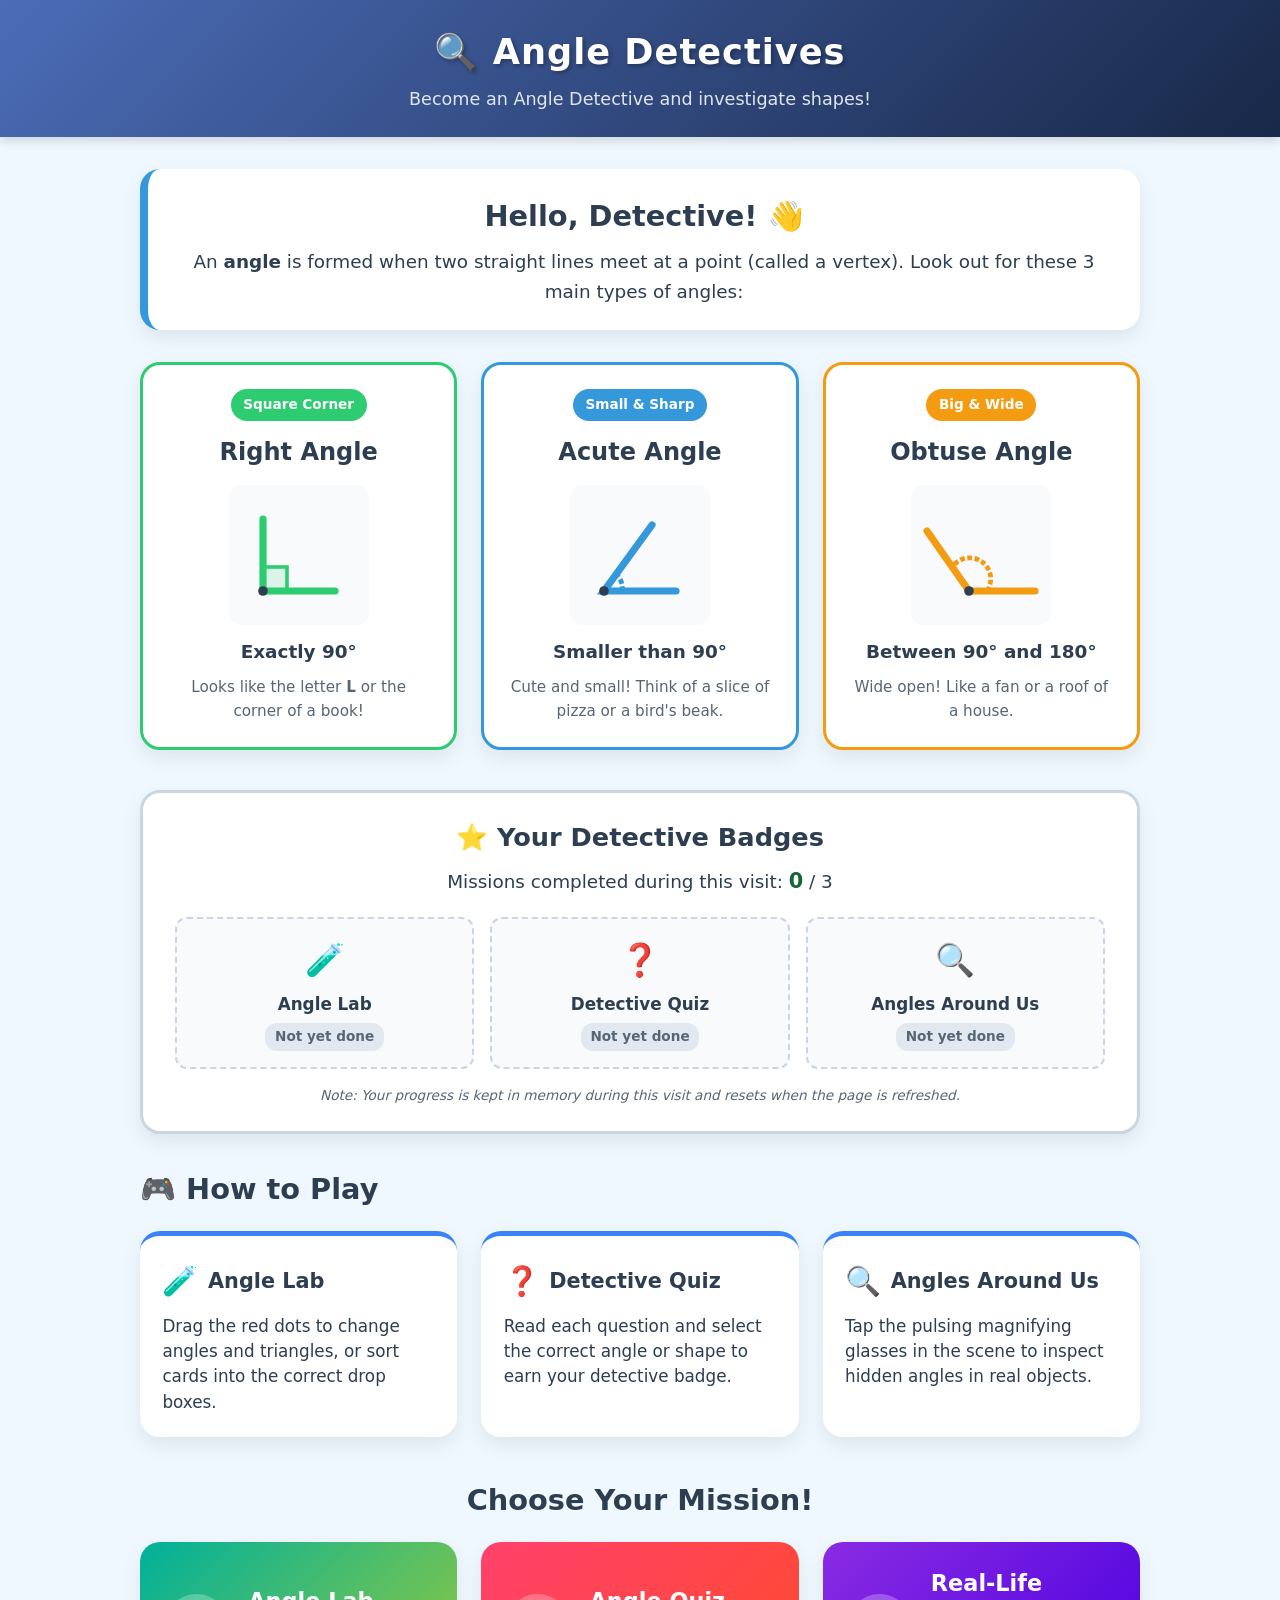
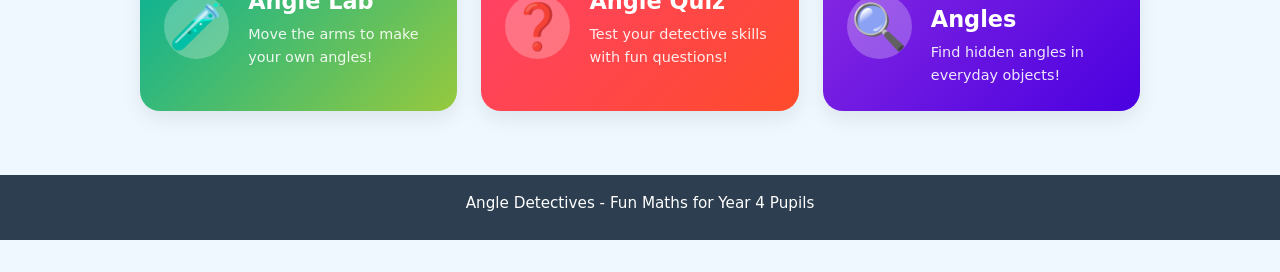
<file: index.html>
<!DOCTYPE html>
<html lang="en">
<head>
  <meta charset="UTF-8">
  <meta name="viewport" content="width=device-width, initial-scale=1.0">
  <title>Angle Detectives</title>
  <link rel="stylesheet" href="style.css">
</head>
<body>

  <!-- Top Header Navigation -->
  <header class="site-header">
    <div class="header-content">
      <h1 class="logo">🔍 Angle Detectives</h1>
      <p class="tagline">Become an Angle Detective and investigate shapes!</p>
    </div>
  </header>

  <!-- Main Container -->
  <main class="container">

    <!-- Welcome Hero Banner -->
    <section class="hero-card">
      <h2>Hello, Detective! 👋</h2>
      <p>An <strong>angle</strong> is formed when two straight lines meet at a point (called a vertex). Look out for these 3 main types of angles:</p>
    </section>

    <!-- Visual Guide Section -->
    <section class="angle-guide">

      <!-- Right Angle Card (Green) -->
      <div class="guide-card right-angle">
        <div class="badge">Square Corner</div>
        <h3>Right Angle</h3>
        <div class="angle-visual-box">
          <svg viewBox="0 0 100 100" class="angle-svg" role="img" aria-label="Right angle diagram showing a square corner in green">
            <path d="M 20,20 L 20,80 L 80,80" class="angle-line green-stroke" />
            <rect x="20" y="60" width="20" height="20" class="square-marker green-stroke" />
            <circle cx="20" cy="80" r="4" class="vertex-dot" />
          </svg>
        </div>
        <p class="angle-deg">Exactly <strong>90°</strong></p>
        <p class="description">Looks like the letter <strong>L</strong> or the corner of a book!</p>
      </div>

      <!-- Acute Angle Card (Blue) -->
      <div class="guide-card acute-angle">
        <div class="badge">Small & Sharp</div>
        <h3>Acute Angle</h3>
        <div class="angle-visual-box">
          <svg viewBox="0 0 100 100" class="angle-svg" role="img" aria-label="Acute angle diagram showing a small sharp angle in blue">
            <path d="M 60,25 L 20,80 L 80,80" class="angle-line blue-stroke" />
            <path d="M 35,80 A 15 15 0 0 0 30,66" class="arc-marker blue-stroke" />
            <circle cx="20" cy="80" r="4" class="vertex-dot" />
          </svg>
        </div>
        <p class="angle-deg">Smaller than <strong>90°</strong></p>
        <p class="description">Cute and small! Think of a slice of pizza or a bird's beak.</p>
      </div>

      <!-- Obtuse Angle Card (Orange) -->
      <div class="guide-card obtuse-angle">
        <div class="badge">Big & Wide</div>
        <h3>Obtuse Angle</h3>
        <div class="angle-visual-box">
          <svg viewBox="0 0 100 100" class="angle-svg" role="img" aria-label="Obtuse angle diagram showing a wide angle in orange">
            <path d="M 5,30 L 40,80 L 95,80" class="angle-line orange-stroke" />
            <path d="M 55,80 A 15 15 0 0 0 26,60" class="arc-marker orange-stroke" />
            <circle cx="40" cy="80" r="4" class="vertex-dot" />
          </svg>
        </div>
        <p class="angle-deg">Between <strong>90°</strong> and <strong>180°</strong></p>
        <p class="description">Wide open! Like a fan or a roof of a house.</p>
      </div>

    </section>

    <!-- Mission Progress & Badges Section -->
    <section class="progress-section" aria-label="Mission Progress Tracker">
      <div class="progress-card">
        <h2>⭐ Your Detective Badges</h2>
        <p class="progress-summary">Missions completed during this visit: <strong id="completed-count">0</strong> / 3</p>
        <div class="badge-display-grid" id="badge-display-grid" aria-label="Completed game badges display">
          <div class="badge-item" id="badge-lab" title="Angle Lab">
            <span class="badge-icon">🧪</span>
            <span class="badge-name">Angle Lab</span>
            <span class="badge-status" id="status-lab">Not yet done</span>
          </div>
          <div class="badge-item" id="badge-quiz" title="Detective Quiz">
            <span class="badge-icon">❓</span>
            <span class="badge-name">Detective Quiz</span>
            <span class="badge-status" id="status-quiz">Not yet done</span>
          </div>
          <div class="badge-item" id="badge-reallife" title="Angles Around Us">
            <span class="badge-icon">🔍</span>
            <span class="badge-name">Angles Around Us</span>
            <span class="badge-status" id="status-reallife">Not yet done</span>
          </div>
        </div>
        <p class="reset-note"><em>Note: Your progress is kept in memory during this visit and resets when the page is refreshed.</em></p>
      </div>
    </section>

    <!-- How to Play Section -->
    <section class="how-to-play-section" aria-label="How to Play Instructions">
      <h2 class="section-title">🎮 How to Play</h2>
      <div class="how-to-play-grid">
        <div class="how-card">
          <div class="how-header">
            <span class="how-icon">🧪</span>
            <h3>Angle Lab</h3>
          </div>
          <p>Drag the red dots to change angles and triangles, or sort cards into the correct drop boxes.</p>
        </div>
        <div class="how-card">
          <div class="how-header">
            <span class="how-icon">❓</span>
            <h3>Detective Quiz</h3>
          </div>
          <p>Read each question and select the correct angle or shape to earn your detective badge.</p>
        </div>
        <div class="how-card">
          <div class="how-header">
            <span class="how-icon">🔍</span>
            <h3>Angles Around Us</h3>
          </div>
          <p>Tap the pulsing magnifying glasses in the scene to inspect hidden angles in real objects.</p>
        </div>
      </div>
    </section>

    <!-- Main Navigation Action Buttons -->
    <section class="navigation-section">
      <h2 class="section-title">Choose Your Mission!</h2>
      <div class="large-buttons-grid">

        <!-- Button 1: Angle Lab -->
        <a href="lab.html" class="nav-btn btn-lab" aria-label="Play Angle Lab: Move arms to make angles and sort shapes">
          <div class="btn-icon" aria-hidden="true">🧪</div>
          <div class="btn-text">
            <span class="btn-title">Angle Lab</span>
            <span class="btn-subtitle">Move the arms to make your own angles!</span>
          </div>
        </a>

        <!-- Button 2: Angle Quiz -->
        <a href="quiz.html" class="nav-btn btn-quiz" aria-label="Play Detective Quiz: Test your detective skills with fun questions">
          <div class="btn-icon" aria-hidden="true">❓</div>
          <div class="btn-text">
            <span class="btn-title">Angle Quiz</span>
            <span class="btn-subtitle">Test your detective skills with fun questions!</span>
          </div>
        </a>

        <!-- Button 3: Real-Life Angles -->
        <a href="real-life.html" class="nav-btn btn-reallife" aria-label="Play Angles Around Us: Find hidden angles in everyday objects">
          <div class="btn-icon" aria-hidden="true">🔍</div>
          <div class="btn-text">
            <span class="btn-title">Real-Life Angles</span>
            <span class="btn-subtitle">Find hidden angles in everyday objects!</span>
          </div>
        </a>

      </div>
    </section>

  </main>

  <!-- Footer -->
  <footer class="site-footer">
    <p>Angle Detectives - Fun Maths for Year 4 Pupils</p>
  </footer>

  <script src="script.js"></script>
</body>
</html>
</file>
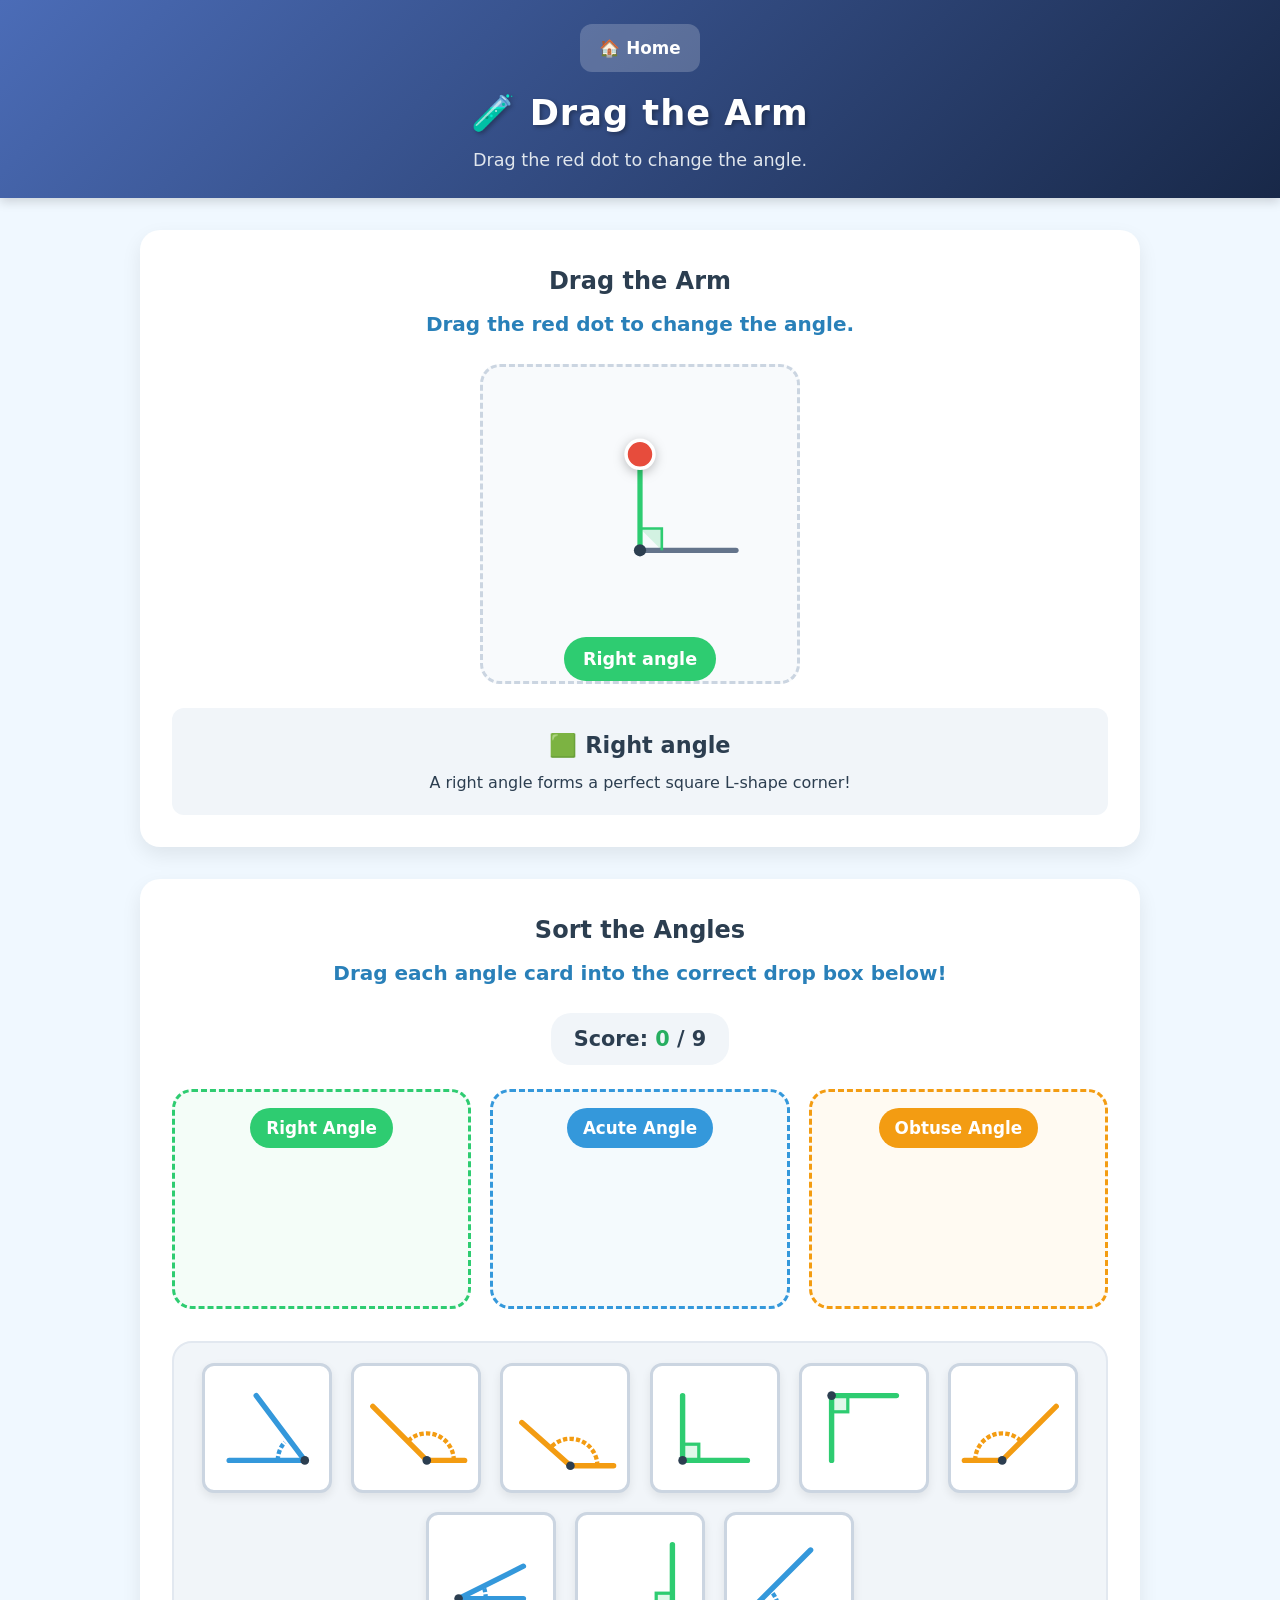
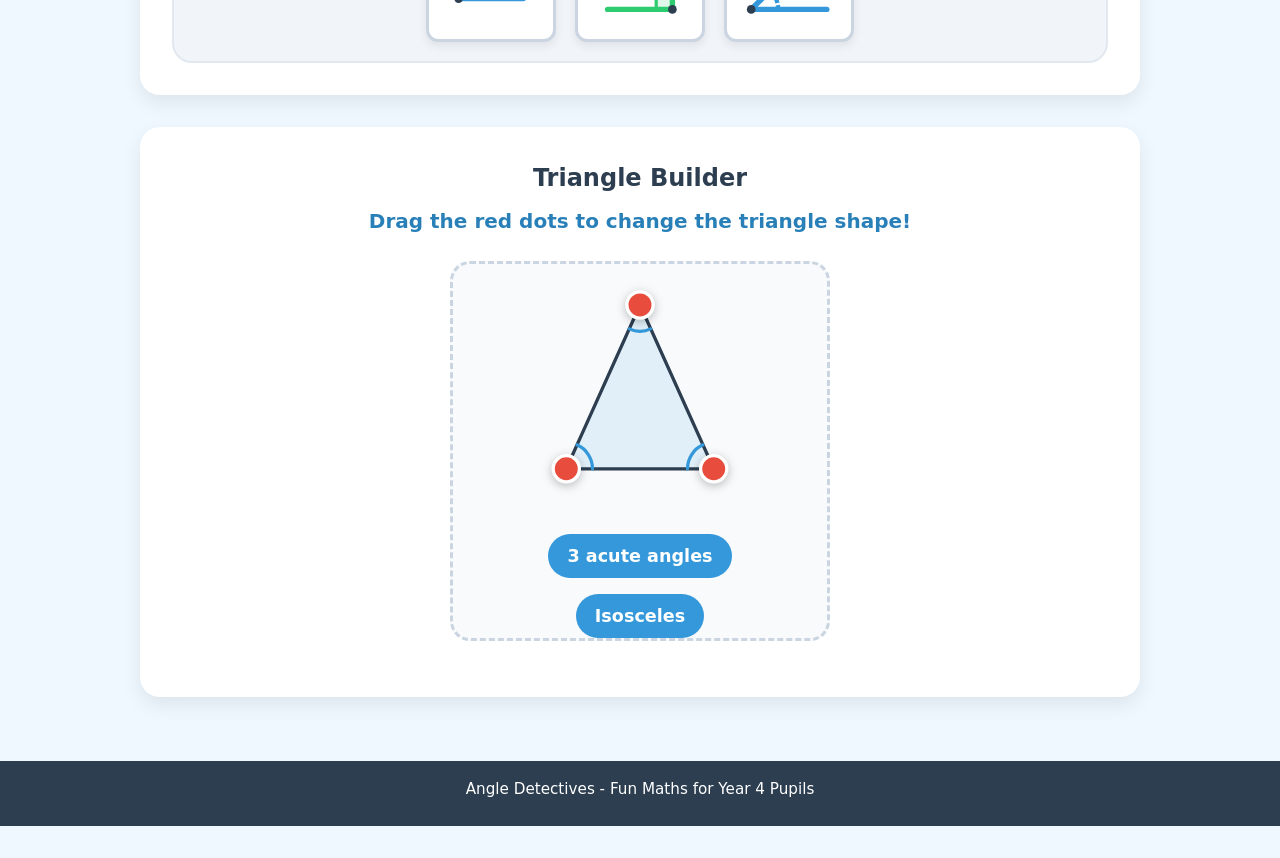
<file: lab.html>
<!DOCTYPE html>
<html lang="en">
<head>
  <meta charset="UTF-8">
  <meta name="viewport" content="width=device-width, initial-scale=1.0">
  <title>Drag the Arm - Angle Detectives</title>
  <link rel="stylesheet" href="style.css">
</head>
<body>

  <!-- Header Navigation -->
  <header class="site-header">
    <div class="header-content">
      <a href="index.html" class="back-link" aria-label="Back to Home Page">🏠 Home</a>
      <h1 class="logo">🧪 Drag the Arm</h1>
      <p class="tagline">Drag the red dot to change the angle.</p>
    </div>
  </header>

  <!-- Main Container -->
  <main class="container">

    <section class="lab-card">
      <div class="lab-header">
        <h2>Drag the Arm</h2>
        <p class="instruction-text">Drag the red dot to change the angle.</p>
      </div>

      <!-- Live Visualizer -->
      <div class="lab-visualizer" id="lab-visualizer-box">
        <svg viewBox="0 0 300 300" id="lab-svg" class="lab-svg" aria-label="Interactive angle visualizer">
          <!-- Fixed Baseline (horizontal arm extending right from vertex) -->
          <line x1="150" y1="210" x2="260" y2="210" class="lab-line-base" />
          <!-- Angle Indicator Arc or Square Marker at Vertex -->
          <path id="lab-angle-indicator" d="" class="lab-indicator-path" />
          <!-- Rotating Arm -->
          <line x1="150" y1="210" x2="150" y2="100" id="lab-rotating-arm" class="lab-line-arm" />
          <!-- Vertex Circle -->
          <circle cx="150" cy="210" r="7" class="vertex-dot" />
          <!-- Interactive Red Dot Handle at the end of the rotating arm -->
          <circle cx="150" cy="100" r="16" id="drag-handle" class="drag-handle" role="button" aria-label="Drag handle to adjust angle" />
        </svg>

        <!-- Dynamic Type Label -->
        <div id="lab-type-badge" class="type-badge badge-green">
          Right angle
        </div>
      </div>

      <!-- Information Explanation -->
      <div class="lab-info-box" id="lab-info-box">
        <h3 id="lab-info-title">Right angle</h3>
        <p id="lab-info-desc">A right angle forms a perfect square corner!</p>
      </div>

    </section>

    <!-- Sort the Angles Section -->
    <section class="lab-card sort-section" id="sort-section">
      <div class="lab-header">
        <h2>Sort the Angles</h2>
        <p class="instruction-text">Drag each angle card into the correct drop box below!</p>
      </div>

      <div class="sort-status-bar">
        <div class="sort-score-box">
          Score: <span id="sort-score" class="score-highlight">0</span> / 9
        </div>
        <div id="sort-message" class="sort-message hidden" aria-live="polite"></div>
      </div>

      <!-- Completion Banner (hidden until all 9 are sorted) -->
      <div id="sort-completion" class="sort-completion hidden">
        <div class="trophy-icon">🌟</div>
        <h3>Well done!</h3>
        <p>You successfully sorted all the angles!</p>
        <button id="sort-reset-btn" class="action-btn btn-restart">Play again</button>
      </div>

      <!-- Drop Boxes -->
      <div class="drop-boxes-container">
        <div class="drop-box right-box" data-target="right">
          <div class="drop-box-header">
            <span class="box-badge badge-green">Right Angle</span>
          </div>
          <div class="drop-box-content" id="drop-box-right"></div>
        </div>

        <div class="drop-box acute-box" data-target="acute">
          <div class="drop-box-header">
            <span class="box-badge badge-blue">Acute Angle</span>
          </div>
          <div class="drop-box-content" id="drop-box-acute"></div>
        </div>

        <div class="drop-box obtuse-box" data-target="obtuse">
          <div class="drop-box-header">
            <span class="box-badge badge-orange">Obtuse Angle</span>
          </div>
          <div class="drop-box-content" id="drop-box-obtuse"></div>
        </div>
      </div>

      <!-- Draggable Cards Pool -->
      <div id="sort-cards-container" class="sort-cards-container">
        <!-- Cards generated dynamically via JavaScript -->
      </div>
    </section>

    <!-- Triangle Builder Section -->
    <section class="lab-card triangle-section" id="triangle-section">
      <div class="lab-header">
        <h2>Triangle Builder</h2>
        <p class="instruction-text">Drag the red dots to change the triangle shape!</p>
      </div>

      <div class="lab-visualizer triangle-visualizer-box" id="triangle-visualizer-box">
        <svg viewBox="0 0 300 300" id="triangle-svg" class="lab-svg" aria-label="Interactive triangle builder">
          <!-- Triangle Fill / Polygon -->
          <polygon id="triangle-polygon" points="150,50 60,250 240,250" class="triangle-polygon" />
          <!-- Angle Arc Indicators -->
          <path id="triangle-arc-0" d="" class="triangle-angle-arc" />
          <path id="triangle-arc-1" d="" class="triangle-angle-arc" />
          <path id="triangle-arc-2" d="" class="triangle-angle-arc" />
          <!-- Vertex Handles -->
          <circle id="triangle-handle-0" cx="150" cy="50" r="16" class="drag-handle triangle-handle" data-index="0" role="button" aria-label="Drag vertex 1 handle" />
          <circle id="triangle-handle-1" cx="60" cy="250" r="16" class="drag-handle triangle-handle" data-index="1" role="button" aria-label="Drag vertex 2 handle" />
          <circle id="triangle-handle-2" cx="240" cy="250" r="16" class="drag-handle triangle-handle" data-index="2" role="button" aria-label="Drag vertex 3 handle" />
        </svg>

        <!-- Live Labels -->
        <div class="triangle-labels">
          <div id="triangle-angles-label" class="type-badge badge-blue">
            3 acute angles
          </div>
          <div id="triangle-name-label" class="type-badge badge-green">
            Isosceles
          </div>
        </div>
      </div>
    </section>

  </main>

  <footer class="site-footer">
    <p>Angle Detectives - Fun Maths for Year 4 Pupils</p>
  </footer>

  <script src="script.js"></script>
</body>
</html>
</file>
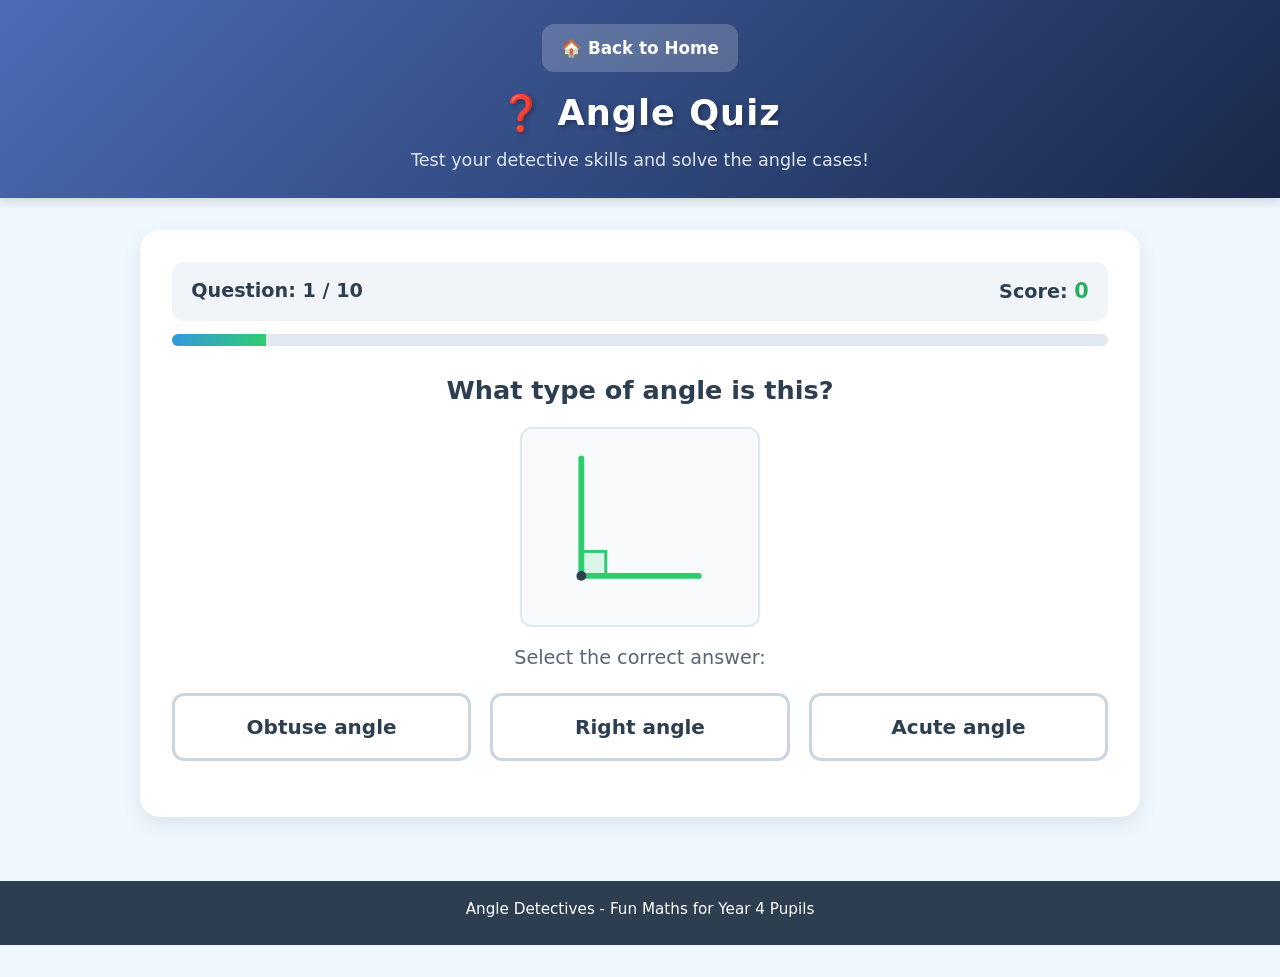
<file: quiz.html>
<!DOCTYPE html>
<html lang="en">
<head>
  <meta charset="UTF-8">
  <meta name="viewport" content="width=device-width, initial-scale=1.0">
  <title>Angle Quiz - Angle Detectives</title>
  <link rel="stylesheet" href="style.css">
</head>
<body>

  <!-- Header Navigation -->
  <header class="site-header">
    <div class="header-content">
      <a href="index.html" class="back-link" aria-label="Back to Home Page">🏠 Back to Home</a>
      <h1 class="logo">❓ Angle Quiz</h1>
      <p class="tagline">Test your detective skills and solve the angle cases!</p>
    </div>
  </header>

  <!-- Main Container -->
  <main class="container">

    <section class="quiz-card">

      <!-- Quiz Top Bar (Score & Progress) -->
      <div class="quiz-status-bar">
        <div class="status-item">
          <span>Question:</span>
          <strong id="quiz-progress">1 / 10</strong>
        </div>
        <div class="status-item">
          <span>Score:</span>
          <strong id="quiz-score" class="score-highlight">0</strong>
        </div>
      </div>

      <!-- Visual Progress Bar -->
      <div class="progress-bar-container">
        <div id="progress-bar-fill" class="progress-bar-fill" style="width: 10%;"></div>
      </div>

      <!-- Question Container -->
      <div id="question-container" class="question-container">
        <h2 id="question-title" class="question-title">Question Title</h2>

        <!-- SVG Visual Box -->
        <div class="quiz-visual-box" id="quiz-visual-box">
          <!-- Dynamic SVG populated by JS -->
        </div>

        <p id="question-prompt" class="question-prompt">Select the correct answer:</p>

        <!-- Options Buttons -->
        <div class="options-grid" id="options-grid">
          <!-- Populated by JS -->
        </div>

        <!-- Feedback Box -->
        <div id="quiz-feedback" class="quiz-feedback hidden" aria-live="polite">
          <div id="feedback-text" class="feedback-text"></div>
          <div class="feedback-footer">
            <button id="next-btn" class="action-btn next-btn" aria-label="Go to next question">Next Question ➔</button>
          </div>
        </div>
      </div>

      <!-- Quiz Complete Screen -->
      <div id="quiz-complete" class="quiz-complete hidden">
        <div class="trophy-icon">🏆</div>
        <h2>Quiz Complete!</h2>
        <div id="star-rating" class="star-rating" aria-label="Star rating">⭐⭐⭐⭐⭐</div>
        <p class="final-score-text">You scored <span id="final-score-text">0</span> out of 10!</p>
        <div id="final-badge-text" class="badge-result">Super Detective Badge Earned!</div>
        <div class="quiz-actions">
          <button id="restart-quiz-btn" class="action-btn btn-restart">Play again 🔄</button>
          <a href="index.html" class="action-btn btn-home">Back to Home 🏠</a>
        </div>
      </div>

    </section>

  </main>

  <footer class="site-footer">
    <p>Angle Detectives - Fun Maths for Year 4 Pupils</p>
  </footer>

  <script src="script.js"></script>
</body>
</html>
</file>
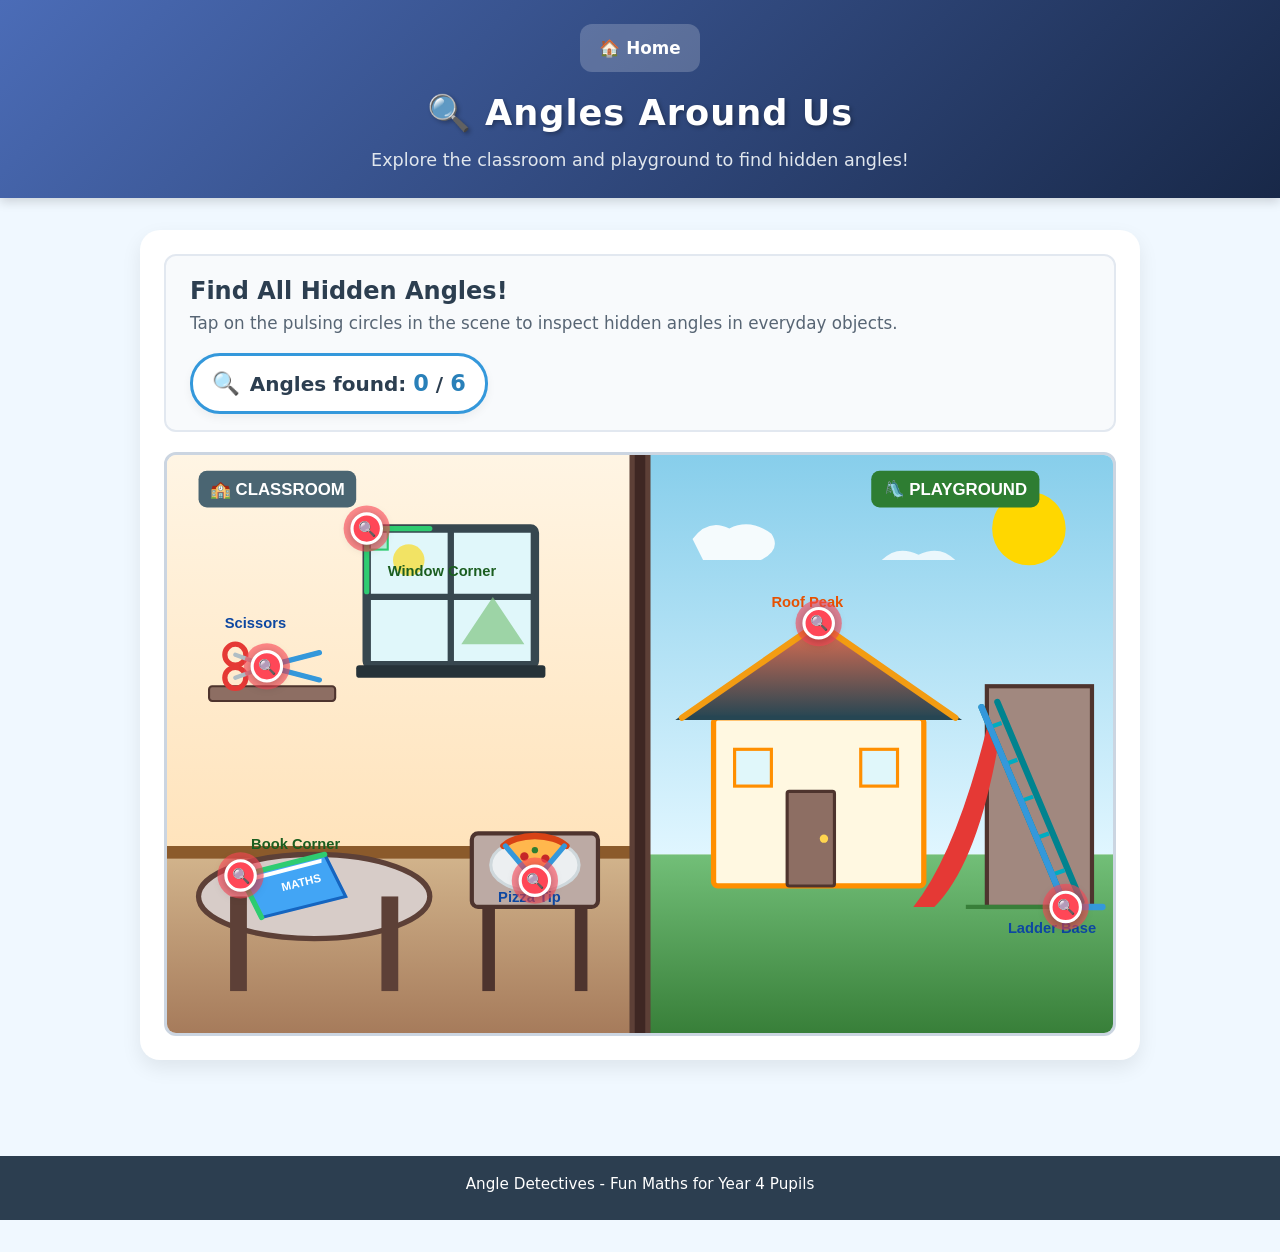
<file: real-life.html>
<!DOCTYPE html>
<html lang="en">
<head>
  <meta charset="UTF-8">
  <meta name="viewport" content="width=device-width, initial-scale=1.0">
  <title>Angles Around Us - Angle Detectives</title>
  <link rel="stylesheet" href="style.css">
</head>
<body>

  <!-- Header Navigation -->
  <header class="site-header">
    <div class="header-content">
      <a href="index.html" class="back-link" aria-label="Back to Home Page">🏠 Home</a>
      <h1 class="logo">🔍 Angles Around Us</h1>
      <p class="tagline">Explore the classroom and playground to find hidden angles!</p>
    </div>
  </header>

  <!-- Main Container -->
  <main class="container">

    <!-- Game Card -->
    <section class="game-card">

      <div class="game-header">
        <div class="game-instructions">
          <h2>Find All Hidden Angles!</h2>
          <p>Tap on the pulsing circles in the scene to inspect hidden angles in everyday objects.</p>
        </div>

        <div class="counter-box">
          <span class="counter-icon">🔍</span>
          <span class="counter-text">Angles found: <strong id="angles-found-count">0</strong> / <strong id="angles-total-count">6</strong></span>
        </div>
      </div>

      <!-- Interactive SVG Scene -->
      <div class="scene-container" id="scene-container">
        <svg viewBox="0 0 900 550" id="reallife-svg" class="scene-svg" aria-label="Classroom and Playground scene containing hidden angles">
          <defs>
            <!-- Background Gradients -->
            <linearGradient id="skyGrad" x1="0" y1="0" x2="0" y2="1">
              <stop offset="0%" stop-color="#87CEEB"/>
              <stop offset="100%" stop-color="#E0F6FF"/>
            </linearGradient>
            <linearGradient id="wallGrad" x1="0" y1="0" x2="0" y2="1">
              <stop offset="0%" stop-color="#FFF5E4"/>
              <stop offset="100%" stop-color="#FFE3BB"/>
            </linearGradient>
            <linearGradient id="grassGrad" x1="0" y1="0" x2="0" y2="1">
              <stop offset="0%" stop-color="#72BF78"/>
              <stop offset="100%" stop-color="#387F39"/>
            </linearGradient>
            <linearGradient id="floorGrad" x1="0" y1="0" x2="0" y2="1">
              <stop offset="0%" stop-color="#D2B48C"/>
              <stop offset="100%" stop-color="#A67B5B"/>
            </linearGradient>
            <linearGradient id="roofGrad" x1="0" y1="0" x2="0" y2="1">
              <stop offset="0%" stop-color="#E76F51"/>
              <stop offset="100%" stop-color="#264653"/>
            </linearGradient>
          </defs>

          <!-- ================= BACKGROUND ================= -->
          <!-- Left: Classroom Wall -->
          <rect x="0" y="0" width="450" height="380" fill="url(#wallGrad)" />
          <!-- Left: Classroom Floor -->
          <rect x="0" y="380" width="450" height="170" fill="url(#floorGrad)" />
          <!-- Baseboard dividing wall and floor -->
          <rect x="0" y="372" width="450" height="12" fill="#8B5A2B" />

          <!-- Right: Playground Sky -->
          <rect x="450" y="0" width="450" height="380" fill="url(#skyGrad)" />
          <!-- Sun in playground sky -->
          <circle cx="820" cy="70" r="35" fill="#FFD700" />
          <!-- Clouds -->
          <path d="M 500,80 Q 515,60 535,70 Q 555,60 575,75 Q 585,90 565,100 L 510,100 Z" fill="#FFFFFF" opacity="0.9"/>
          <path d="M 680,100 Q 695,85 715,95 Q 735,85 750,100 L 670,100 Z" fill="#FFFFFF" opacity="0.8"/>
          <!-- Right: Playground Grass -->
          <rect x="450" y="380" width="450" height="170" fill="url(#grassGrad)" />

          <!-- Dividing Wall / Doorway Frame between Classroom & Playground -->
          <rect x="440" y="0" width="20" height="550" fill="#5D4037" />
          <rect x="445" y="0" width="10" height="550" fill="#3E2723" />
          <!-- Door arch sign -->
          <rect x="30" y="15" width="150" height="35" rx="8" fill="#4A6572" />
          <text x="105" y="38" font-family="Comic Sans MS, sans-serif" font-size="16" font-weight="bold" fill="#FFFFFF" text-anchor="middle">🏫 CLASSROOM</text>

          <rect x="670" y="15" width="160" height="35" rx="8" fill="#2E7D32" />
          <text x="750" y="38" font-family="Comic Sans MS, sans-serif" font-size="16" font-weight="bold" fill="#FFFFFF" text-anchor="middle">🛝 PLAYGROUND</text>


          <!-- ================= OBJECT 1: WINDOW FRAME (Classroom - Right Angle) ================= -->
          <g id="obj-window">
            <!-- Window Outer Frame -->
            <rect x="190" y="70" width="160" height="130" fill="#E0F7FA" stroke="#37474F" stroke-width="8" rx="4" />
            <!-- Inner Glass Panes -->
            <line x1="270" y1="70" x2="270" y2="200" stroke="#37474F" stroke-width="6" />
            <line x1="190" y1="135" x2="350" y2="135" stroke="#37474F" stroke-width="6" />
            <!-- Window Sill -->
            <rect x="180" y="200" width="180" height="12" fill="#263238" rx="3" />
            <!-- Outdoor view through window -->
            <circle cx="230" cy="100" r="15" fill="#FFD700" opacity="0.6"/>
            <path d="M 280,180 L 310,135 L 340,180 Z" fill="#81C784" opacity="0.7"/>
            <!-- Highlighted Angle Lines on top-left outer corner -->
            <path id="path-window" d="M 190,130 L 190,70 L 250,70" fill="none" stroke="#2ECC71" stroke-width="5" stroke-linecap="round" />
            <rect x="190" y="70" width="20" height="20" fill="rgba(46, 204, 113, 0.25)" stroke="#2ECC71" stroke-width="2" />
            <text x="210" y="115" font-family="Comic Sans MS, sans-serif" font-size="14" font-weight="bold" fill="#1B5E20">Window Corner</text>
          </g>


          <!-- ================= OBJECT 2: BOOK CORNER (Classroom Table - Right Angle) ================= -->
          <g id="obj-book">
            <!-- Table in Classroom -->
            <ellipse cx="140" cy="420" rx="110" ry="40" fill="#D7CCC8" stroke="#5D4037" stroke-width="5" />
            <rect x="60" y="420" width="16" height="90" fill="#5D4037" />
            <rect x="204" y="420" width="16" height="90" fill="#5D4037" />
            <!-- Book lying on Table -->
            <polygon points="70,400 150,380 170,420 90,440" fill="#42A5F5" stroke="#1565C0" stroke-width="3" />
            <!-- Pages lines -->
            <polygon points="73,403 147,384 147,388 73,407" fill="#FFFFFF" />
            <!-- Book Cover details -->
            <text x="110" y="415" font-family="Comic Sans MS, sans-serif" font-size="11" font-weight="bold" fill="#FFFFFF" transform="rotate(-14, 110, 415)">MATHS</text>
            <!-- Highlighted Angle Lines on Book Top-Left Corner (70, 400) -->
            <path id="path-book" d="M 150,380 L 70,400 L 90,440" fill="none" stroke="#2ECC71" stroke-width="5" stroke-linecap="round" />
            <text x="80" y="375" font-family="Comic Sans MS, sans-serif" font-size="14" font-weight="bold" fill="#1B5E20">Book Corner</text>
          </g>


          <!-- ================= OBJECT 3: PIZZA SLICE (Classroom Desk - Acute Angle) ================= -->
          <g id="obj-pizza">
            <!-- Small Desk -->
            <rect x="290" y="360" width="120" height="70" fill="#BCAAA4" stroke="#4E342E" stroke-width="4" rx="6" />
            <rect x="300" y="430" width="12" height="80" fill="#4E342E" />
            <rect x="388" y="430" width="12" height="80" fill="#4E342E" />
            <!-- Plate -->
            <ellipse cx="350" cy="390" rx="42" ry="25" fill="#ECEFF1" stroke="#CFD8DC" stroke-width="3" />
            <!-- Pizza Slice (Sharp acute tip pointing downwards at (350, 405)) -->
            <path d="M 350,405 L 322,372 A 32 18 0 0 1 378,372 Z" fill="#FFB74D" stroke="#E65100" stroke-width="2" />
            <!-- Crust -->
            <path d="M 320,372 A 34 18 0 0 1 380,372" fill="none" stroke="#D84315" stroke-width="6" stroke-linecap="round" />
            <!-- Toppings -->
            <circle cx="340" cy="382" r="4" fill="#C62828" />
            <circle cx="360" cy="384" r="4" fill="#C62828" />
            <circle cx="350" cy="376" r="3" fill="#2E7D32" />
            <!-- Highlighted Angle Lines at Pizza Tip (350, 405) -->
            <path id="path-pizza" d="M 322,372 L 350,405 L 378,372" fill="none" stroke="#3498DB" stroke-width="5" stroke-linecap="round" stroke-linejoin="round" />
            <text x="315" y="425" font-family="Comic Sans MS, sans-serif" font-size="14" font-weight="bold" fill="#0D47A1">Pizza Tip</text>
          </g>


          <!-- ================= OBJECT 4: OPEN SCISSORS (Classroom Wall/Shelf - Acute Angle) ================= -->
          <g id="obj-scissors">
            <!-- Wall Shelf -->
            <rect x="40" y="220" width="120" height="14" fill="#8D6E63" stroke="#4E342E" stroke-width="2" rx="3" />
            <!-- Scissors lying on shelf -->
            <!-- Handles -->
            <circle cx="65" cy="190" r="10" fill="none" stroke="#E53935" stroke-width="5" />
            <circle cx="65" cy="212" r="10" fill="none" stroke="#E53935" stroke-width="5" />
            <!-- Pivot Screw -->
            <circle cx="95" cy="201" r="3" fill="#37474F" />
            <!-- Blades extending out at an acute angle from (95,201) to (145,188) and (145,214) -->
            <path d="M 65,190 L 95,201 L 145,188" fill="none" stroke="#B0BEC5" stroke-width="4" stroke-linecap="round" />
            <path d="M 65,212 L 95,201 L 145,214" fill="none" stroke="#B0BEC5" stroke-width="4" stroke-linecap="round" />
            <!-- Highlighted Angle Lines on Scissors Blades -->
            <path id="path-scissors" d="M 145,188 L 95,201 L 145,214" fill="none" stroke="#3498DB" stroke-width="5" stroke-linecap="round" />
            <text x="55" y="165" font-family="Comic Sans MS, sans-serif" font-size="14" font-weight="bold" fill="#0D47A1">Scissors</text>
          </g>


          <!-- ================= OBJECT 5: PLAYHOUSE ROOF (Playground - Obtuse Angle) ================= -->
          <g id="obj-roof">
            <!-- Playhouse Main Body -->
            <rect x="520" y="250" width="200" height="160" fill="#FFF8E1" stroke="#FF8F00" stroke-width="5" rx="4" />
            <!-- Door -->
            <rect x="590" y="320" width="45" height="90" fill="#8D6E63" stroke="#4E342E" stroke-width="3" rx="2" />
            <circle cx="625" cy="365" r="4" fill="#FFD54F" />
            <!-- Windows on house -->
            <rect x="540" y="280" width="35" height="35" fill="#E0F7FA" stroke="#FF8F00" stroke-width="3" />
            <rect x="660" y="280" width="35" height="35" fill="#E0F7FA" stroke="#FF8F00" stroke-width="3" />
            <!-- Playhouse Roof (Apex at (620, 160), left eave (490, 250), right eave (750, 250)) -->
            <!-- Wide Obtuse Roof Angle at Apex (620, 160) -->
            <polygon points="490,250 620,160 750,250" fill="url(#roofGrad)" stroke="#264653" stroke-width="4" />
            <!-- Highlighted Angle Lines at Roof Peak (620, 160) -->
            <path id="path-roof" d="M 490,250 L 620,160 L 750,250" fill="none" stroke="#F39C12" stroke-width="6" stroke-linecap="round" stroke-linejoin="round" />
            <text x="575" y="145" font-family="Comic Sans MS, sans-serif" font-size="14" font-weight="bold" fill="#E65100">Roof Peak</text>
          </g>


          <!-- ================= OBJECT 6: LADDER (Playground - Acute Angle) ================= -->
          <g id="obj-ladder">
            <!-- Climbing Wall / Slide Platform on right -->
            <rect x="780" y="220" width="100" height="210" fill="#A1887F" stroke="#4E342E" stroke-width="4" />
            <!-- Slide -->
            <path d="M 780,260 Q 750,380 710,430 L 730,430 Q 770,390 790,280 Z" fill="#E53935" />
            <!-- Ladder leaning against structure: top at (780, 250), bottom ground at (860, 430) -->
            <!-- Main rails -->
            <line x1="775" y1="240" x2="855" y2="430" stroke="#00838F" stroke-width="6" stroke-linecap="round" />
            <line x1="790" y1="235" x2="870" y2="425" stroke="#00838F" stroke-width="6" stroke-linecap="round" />
            <!-- Rungs -->
            <line x1="780" y1="260" x2="794" y2="255" stroke="#00ACC1" stroke-width="4" />
            <line x1="795" y1="295" x2="809" y2="290" stroke="#00ACC1" stroke-width="4" />
            <line x1="810" y1="330" x2="824" y2="325" stroke="#00ACC1" stroke-width="4" />
            <line x1="825" y1="365" x2="839" y2="360" stroke="#00ACC1" stroke-width="4" />
            <line x1="840" y1="400" x2="854" y2="395" stroke="#00ACC1" stroke-width="4" />
            <!-- Ground Line -->
            <line x1="760" y1="430" x2="890" y2="430" stroke="#387F39" stroke-width="4" />
            <!-- Highlighted Angle Lines between Ladder and Ground at (855, 430) -->
            <path id="path-ladder" d="M 775,240 L 855,430 L 890,430" fill="none" stroke="#3498DB" stroke-width="6" stroke-linecap="round" stroke-linejoin="round" />
            <text x="800" y="455" font-family="Comic Sans MS, sans-serif" font-size="14" font-weight="bold" fill="#0D47A1">Ladder Base</text>
          </g>


          <!-- ================= PULSING TARGET SPOTS (PUPILS TAP THESE) ================= -->
          <!-- Spot 1: Window Corner (190, 70) -->
          <g class="pulse-spot-group" data-spot="window" transform="translate(190, 70)" role="button" aria-label="Tap to inspect window angle">
            <circle class="hit-area" cx="0" cy="0" r="28" fill="transparent" />
            <g class="spot-icon-wrapper">
              <circle class="pulse-ring" cx="0" cy="0" r="22" />
              <circle class="spot-center" cx="0" cy="0" r="14" />
              <text class="spot-icon" x="0" y="5" text-anchor="middle">🔍</text>
            </g>
          </g>

          <!-- Spot 2: Book Corner (70, 400) -->
          <g class="pulse-spot-group" data-spot="book" transform="translate(70, 400)" role="button" aria-label="Tap to inspect book angle">
            <circle class="hit-area" cx="0" cy="0" r="28" fill="transparent" />
            <g class="spot-icon-wrapper">
              <circle class="pulse-ring" cx="0" cy="0" r="22" />
              <circle class="spot-center" cx="0" cy="0" r="14" />
              <text class="spot-icon" x="0" y="5" text-anchor="middle">🔍</text>
            </g>
          </g>

          <!-- Spot 3: Pizza Tip (350, 405) -->
          <g class="pulse-spot-group" data-spot="pizza" transform="translate(350, 405)" role="button" aria-label="Tap to inspect pizza angle">
            <circle class="hit-area" cx="0" cy="0" r="28" fill="transparent" />
            <g class="spot-icon-wrapper">
              <circle class="pulse-ring" cx="0" cy="0" r="22" />
              <circle class="spot-center" cx="0" cy="0" r="14" />
              <text class="spot-icon" x="0" y="5" text-anchor="middle">🔍</text>
            </g>
          </g>

          <!-- Spot 4: Open Scissors (95, 201) -->
          <g class="pulse-spot-group" data-spot="scissors" transform="translate(95, 201)" role="button" aria-label="Tap to inspect scissors angle">
            <circle class="hit-area" cx="0" cy="0" r="28" fill="transparent" />
            <g class="spot-icon-wrapper">
              <circle class="pulse-ring" cx="0" cy="0" r="22" />
              <circle class="spot-center" cx="0" cy="0" r="14" />
              <text class="spot-icon" x="0" y="5" text-anchor="middle">🔍</text>
            </g>
          </g>

          <!-- Spot 5: Playhouse Roof Peak (620, 160) -->
          <g class="pulse-spot-group" data-spot="roof" transform="translate(620, 160)" role="button" aria-label="Tap to inspect roof angle">
            <circle class="hit-area" cx="0" cy="0" r="28" fill="transparent" />
            <g class="spot-icon-wrapper">
              <circle class="pulse-ring" cx="0" cy="0" r="22" />
              <circle class="spot-center" cx="0" cy="0" r="14" />
              <text class="spot-icon" x="0" y="5" text-anchor="middle">🔍</text>
            </g>
          </g>

          <!-- Spot 6: Ladder Base (855, 430) -->
          <g class="pulse-spot-group" data-spot="ladder" transform="translate(855, 430)" role="button" aria-label="Tap to inspect ladder angle">
            <circle class="hit-area" cx="0" cy="0" r="28" fill="transparent" />
            <g class="spot-icon-wrapper">
              <circle class="pulse-ring" cx="0" cy="0" r="22" />
              <circle class="spot-center" cx="0" cy="0" r="14" />
              <text class="spot-icon" x="0" y="5" text-anchor="middle">🔍</text>
            </g>
          </g>

        </svg>
      </div>

    </section>

  </main>

  <!-- ================= POP-UP MODAL QUESTION DIALOG ================= -->
  <div id="angle-modal" class="modal-overlay hidden" role="dialog" aria-modal="true" aria-labelledby="modal-title">
    <div class="modal-card">

      <button id="modal-close-btn" class="modal-close-x" aria-label="Close modal">&times;</button>

      <div class="modal-header">
        <span id="modal-object-icon" class="modal-icon">📖</span>
        <h3 id="modal-title">Book Corner</h3>
      </div>

      <!-- Close-up Visual of the Angle -->
      <div class="modal-visual-box" id="modal-visual-box">
        <!-- Injected dynamically via JS -->
      </div>

      <!-- Question Prompt -->
      <p class="modal-question">What type of angle is this?</p>

      <!-- 3 Answer Buttons -->
      <div class="modal-options-grid">
        <button class="modal-opt-btn btn-right-angle" data-answer="right" aria-label="Select Right Angle">
          <span class="opt-badge badge-green">Square Corner</span>
          <span class="opt-text">Right Angle</span>
        </button>

        <button class="modal-opt-btn btn-acute-angle" data-answer="acute" aria-label="Select Acute Angle">
          <span class="opt-badge badge-blue">Small & Sharp</span>
          <span class="opt-text">Acute Angle</span>
        </button>

        <button class="modal-opt-btn btn-obtuse-angle" data-answer="obtuse" aria-label="Select Obtuse Angle">
          <span class="opt-badge badge-orange">Big & Wide</span>
          <span class="opt-text">Obtuse Angle</span>
        </button>
      </div>

      <!-- Feedback Area -->
      <div id="modal-feedback" class="modal-feedback hidden" aria-live="polite">
        <p id="feedback-explanation" class="modal-feedback-text"></p>
        <div class="feedback-footer">
          <button id="modal-next-btn" class="action-btn next-btn" aria-label="Continue game">Continue ➔</button>
        </div>
      </div>

    </div>
  </div>

  <!-- ================= FINAL REFLECTION SCREEN / MODAL ================= -->
  <div id="completion-modal" class="modal-overlay hidden" role="dialog" aria-modal="true" aria-labelledby="completion-title">
    <div class="modal-card completion-card">

      <div class="completion-header">
        <div class="trophy-icon">🌟</div>
        <h2 id="completion-title">Well done!</h2>
        <p class="completion-subtitle">You found all 6 hidden angles in the classroom and playground!</p>
      </div>

      <!-- Reflection Box -->
      <div class="reflection-box">
        <h3>Reflection Question 💭</h3>
        <label for="reflection-input" class="reflection-label">Where else do you see these angles at home?</label>
        <textarea id="reflection-input" class="reflection-textarea" rows="4" placeholder="For example: the corner of my television, a slice of cake, or an opened door..."></textarea>
        <p class="reflection-note"><em>Note: Your ideas are for your own reflection (no data saved).</em></p>
      </div>

      <div class="completion-actions">
        <button id="play-again-btn" class="action-btn btn-restart">Play Again 🔄</button>
        <a href="index.html" class="action-btn btn-home">🏠 Back to Home</a>
      </div>

    </div>
  </div>

  <footer class="site-footer">
    <p>Angle Detectives - Fun Maths for Year 4 Pupils</p>
  </footer>

  <script src="script.js"></script>
</body>
</html>
</file>
<file: style.css>
/* ==========================================================================
   ANGLE DETECTIVES - MAIN STYLESHEET
   Child-friendly, bright, modern CSS for Year 4 Maths Learners.
   Color palette:
   - Green: Right Angle (#2ecc71 / #27ae60)
   - Blue: Acute Angle (#3498db / #2980b9)
   - Orange: Obtuse Angle (#e67e22 / #d35400)
   ========================================================================== */

/* --------------------------------------------------------------------------
   1. ROOT VARIABLES & GLOBAL RESET
   -------------------------------------------------------------------------- */
:root {
  /* Primary Color Palette */
  --bg-main: #f0f8ff;         /* Soft Alice Blue background */
  --card-bg: #ffffff;         /* Clean white card backgrounds */
  --text-dark: #2c3e50;       /* High-contrast dark blue-grey for readability */
  --text-muted: #576574;      /* Secondary text color */

  /* Specified Angle Theme Colours */
  --right-angle-color: #2ecc71;  /* Bright Green for Right Angles */
  --right-angle-dark: #27ae60;
  --acute-angle-color: #3498db;  /* Bright Blue for Acute Angles */
  --acute-angle-dark: #2980b9;
  --obtuse-angle-color: #f39c12; /* Bright Orange for Obtuse Angles */
  --obtuse-angle-dark: #d35400;

  /* UI Accent Colours */
  --accent-yellow: #f1c40f;
  --accent-purple: #9b59b6;
  --accent-coral: #ff6b6b;

  /* Fonts & Shadows */
  --font-family: 'Comic Sans MS', 'Chalkboard SE', 'Comic Neue', system-ui, -apple-system, sans-serif;
  --box-shadow-soft: 0 8px 20px rgba(0, 0, 0, 0.08);
  --box-shadow-hover: 0 12px 25px rgba(0, 0, 0, 0.15);
  --border-radius-lg: 20px;
  --border-radius-md: 12px;
  --border-radius-sm: 8px;
}

* {
  box-sizing: border-box;
  margin: 0;
  padding: 0;
}

body {
  font-family: var(--font-family);
  background-color: var(--bg-main);
  color: var(--text-dark);
  line-height: 1.6;
  min-height: 100vh;
  min-height: 100dvh;
  display: flex;
  flex-direction: column;
  padding-bottom: calc(2rem + env(safe-area-inset-bottom, 0px));
}

body.modal-open {
  overflow: hidden;
}

/* --------------------------------------------------------------------------
   2. HEADER & FOOTER
   -------------------------------------------------------------------------- */
.site-header {
  background: linear-gradient(135deg, #4b6cb7 0%, #182848 100%);
  color: #ffffff;
  padding: 1.5rem 1rem;
  text-align: center;
  box-shadow: 0 4px 10px rgba(0, 0, 0, 0.15);
  position: relative;
}

.header-content {
  max-width: 900px;
  margin: 0 auto;
}

.logo {
  font-size: 2.2rem;
  font-weight: 800;
  letter-spacing: 1px;
  margin-bottom: 0.3rem;
  text-shadow: 2px 2px 4px rgba(0, 0, 0, 0.3);
}

.tagline {
  font-size: 1.1rem;
  color: #e0e6ed;
}

.back-link {
  display: inline-block;
  background-color: rgba(255, 255, 255, 0.2);
  color: #ffffff;
  padding: 0.6rem 1.2rem;
  border-radius: var(--border-radius-md);
  text-decoration: none;
  font-weight: bold;
  font-size: 1.05rem;
  margin-bottom: 0.8rem;
  transition: all 0.2s ease;
  min-height: 3rem; /* 48px Touch friendly */
  display: inline-flex;
  align-items: center;
}

.back-link:hover {
  background-color: rgba(255, 255, 255, 0.35);
  transform: translateX(-3px);
}

.site-footer {
  margin-top: auto;
  background-color: #2c3e50;
  color: #ffffff;
  text-align: center;
  padding: 1rem 1rem calc(1.5rem + env(safe-area-inset-bottom, 0px));
  font-size: 0.95rem;
}

/* --------------------------------------------------------------------------
   3. LAYOUT CONTAINER
   -------------------------------------------------------------------------- */
.container {
  max-width: 1000px;
  width: 92%;
  margin: 2rem auto;
  flex: 1;
  padding-bottom: calc(2rem + env(safe-area-inset-bottom, 0px));
}

/* --------------------------------------------------------------------------
   4. HOME PAGE STYLES
   -------------------------------------------------------------------------- */
.hero-card {
  background: #ffffff;
  border-radius: var(--border-radius-lg);
  padding: 1.5rem 2rem;
  text-align: center;
  box-shadow: var(--box-shadow-soft);
  margin-bottom: 2rem;
  border-left: 8px solid var(--acute-angle-color);
}

.hero-card h2 {
  font-size: 1.8rem;
  color: var(--text-dark);
  margin-bottom: 0.5rem;
}

.hero-card p {
  font-size: 1.15rem;
}

/* Angle Guide Section Cards */
.angle-guide {
  display: grid;
  grid-template-columns: repeat(auto-fit, minmax(260px, 1fr));
  gap: 1.5rem;
  margin-bottom: 2.5rem;
}

.guide-card {
  background: var(--card-bg);
  border-radius: var(--border-radius-lg);
  padding: 1.5rem;
  text-align: center;
  box-shadow: var(--box-shadow-soft);
  position: relative;
  transition: transform 0.3s ease, box-shadow 0.3s ease;
  border: 3px solid transparent;
}

.guide-card:hover {
  transform: translateY(-5px);
  box-shadow: var(--box-shadow-hover);
}

/* Colour coded borders and themes */
.guide-card.right-angle {
  border-color: var(--right-angle-color);
}
.guide-card.acute-angle {
  border-color: var(--acute-angle-color);
}
.guide-card.obtuse-angle {
  border-color: var(--obtuse-angle-color);
}

.badge {
  display: inline-block;
  padding: 0.3rem 0.8rem;
  border-radius: 20px;
  font-size: 0.85rem;
  font-weight: bold;
  color: #ffffff;
  margin-bottom: 0.8rem;
}

.right-angle .badge { background-color: var(--right-angle-color); }
.acute-angle .badge { background-color: var(--acute-angle-color); }
.obtuse-angle .badge { background-color: var(--obtuse-angle-color); }

.guide-card h3 {
  font-size: 1.5rem;
  margin-bottom: 0.5rem;
}

.angle-visual-box {
  width: 140px;
  height: 140px;
  margin: 0.8rem auto;
  background-color: #f8fafc;
  border-radius: var(--border-radius-md);
  padding: 10px;
  display: flex;
  align-items: center;
  justify-content: center;
}

.angle-visual-box.mini {
  width: 100px;
  height: 100px;
}

.angle-svg {
  width: 100%;
  height: 100%;
}

/* SVG Line & Arc Stroke styles */
.angle-line {
  stroke-width: 6;
  stroke-linecap: round;
  fill: none;
}
.arc-marker {
  stroke-width: 4;
  fill: none;
  stroke-dasharray: 4, 2;
}
.square-marker {
  stroke-width: 3;
  fill: rgba(46, 204, 113, 0.15);
}
.vertex-dot {
  fill: #2c3e50;
}

.green-stroke { stroke: var(--right-angle-color); }
.blue-stroke { stroke: var(--acute-angle-color); }
.orange-stroke { stroke: var(--obtuse-angle-color); }

.angle-deg {
  font-size: 1.15rem;
  font-weight: bold;
  margin: 0.5rem 0;
}

.description {
  font-size: 0.95rem;
  color: var(--text-muted);
}

/* Mission Progress & Badge Section */
.progress-section {
  margin-bottom: 2rem;
}

.progress-card {
  background: var(--card-bg);
  border-radius: var(--border-radius-lg);
  padding: 1.5rem 2rem;
  text-align: center;
  box-shadow: var(--box-shadow-soft);
  border: 3px solid #cbd5e1;
}

.progress-card h2 {
  font-size: 1.6rem;
  color: var(--text-dark);
  margin-bottom: 0.4rem;
}

.progress-summary {
  font-size: 1.15rem;
  color: var(--text-dark);
  margin-bottom: 1.2rem;
}

.progress-summary strong {
  color: #166534;
  font-size: 1.3rem;
}

.badge-display-grid {
  display: grid;
  grid-template-columns: repeat(auto-fit, minmax(200px, 1fr));
  gap: 1rem;
  margin-bottom: 1rem;
}

.badge-item {
  background-color: #f8fafc;
  border: 2px dashed #cbd5e1;
  border-radius: var(--border-radius-md);
  padding: 1rem;
  display: flex;
  flex-direction: column;
  align-items: center;
  gap: 0.3rem;
  transition: all 0.3s ease;
}

.badge-item.completed {
  background-color: #f0fdf4;
  border: 2px solid var(--right-angle-color);
  box-shadow: 0 4px 12px rgba(46, 204, 113, 0.2);
}

.badge-icon {
  font-size: 2rem;
}

.badge-name {
  font-weight: bold;
  font-size: 1.05rem;
  color: var(--text-dark);
}

.badge-status {
  font-size: 0.85rem;
  font-weight: bold;
  color: var(--text-muted);
  background-color: #e2e8f0;
  padding: 0.2rem 0.6rem;
  border-radius: 12px;
}

.badge-item.completed .badge-status {
  color: #166534;
  background-color: #dcfce7;
}

.reset-note {
  font-size: 0.85rem;
  color: var(--text-muted);
  margin-top: 0.5rem;
}

/* How to Play Section */
.how-to-play-section {
  margin-bottom: 2.5rem;
}

.how-to-play-grid {
  display: grid;
  grid-template-columns: repeat(auto-fit, minmax(260px, 1fr));
  gap: 1.5rem;
}

.how-card {
  background: var(--card-bg);
  border-radius: var(--border-radius-lg);
  padding: 1.4rem;
  box-shadow: var(--box-shadow-soft);
  border-top: 5px solid #3b82f6;
  text-align: left;
}

.how-header {
  display: flex;
  align-items: center;
  gap: 0.6rem;
  margin-bottom: 0.6rem;
}

.how-icon {
  font-size: 1.8rem;
}

.how-card h3 {
  font-size: 1.3rem;
  color: var(--text-dark);
}

.how-card p {
  font-size: 1.05rem;
  color: var(--text-dark);
  line-height: 1.5;
}

/* Large Main Action Buttons */
.navigation-section {
  text-align: center;
  margin-top: 1rem;
}

.section-title {
  font-size: 1.8rem;
  margin-bottom: 1.2rem;
  color: var(--text-dark);
}

.large-buttons-grid {
  display: grid;
  grid-template-columns: repeat(auto-fit, minmax(260px, 1fr));
  gap: 1.5rem;
}

.nav-btn {
  display: flex;
  align-items: center;
  padding: 1.5rem;
  border-radius: var(--border-radius-lg);
  text-decoration: none;
  color: #ffffff;
  box-shadow: var(--box-shadow-soft);
  transition: all 0.3s cubic-bezier(0.175, 0.885, 0.32, 1.275);
}

.nav-btn:hover {
  transform: translateY(-6px) scale(1.02);
  box-shadow: var(--box-shadow-hover);
}

.btn-icon {
  font-size: 2.8rem;
  margin-right: 1.2rem;
  background: rgba(255, 255, 255, 0.25);
  width: 65px;
  height: 65px;
  border-radius: 50%;
  display: flex;
  align-items: center;
  justify-content: center;
  flex-shrink: 0;
}

.btn-text {
  text-align: left;
}

.btn-title {
  display: block;
  font-size: 1.4rem;
  font-weight: bold;
  margin-bottom: 0.2rem;
}

.btn-subtitle {
  display: block;
  font-size: 0.9rem;
  opacity: 0.9;
}

.btn-lab { background: linear-gradient(135deg, #00b09b, #96c93d); }
.btn-quiz { background: linear-gradient(135deg, #ff416c, #ff4b2b); }
.btn-reallife { background: linear-gradient(135deg, #8a2be2, #4a00e0); }

/* --------------------------------------------------------------------------
   5. LAB PAGE STYLES
   -------------------------------------------------------------------------- */
.lab-card {
  background: var(--card-bg);
  border-radius: var(--border-radius-lg);
  padding: 2rem;
  box-shadow: var(--box-shadow-soft);
  text-align: center;
}

.lab-header {
  margin-bottom: 1.5rem;
}

.preset-buttons {
  display: flex;
  flex-wrap: wrap;
  justify-content: center;
  gap: 0.6rem;
  margin-bottom: 1.5rem;
}

.preset-btn {
  background-color: #edf2f7;
  border: 2px solid #cbd5e1;
  padding: 0.6rem 1rem;
  border-radius: 20px;
  font-family: inherit;
  font-size: 0.95rem;
  font-weight: bold;
  color: var(--text-dark);
  cursor: pointer;
  transition: all 0.2s ease;
  min-height: 3rem; /* 48px */
  display: inline-flex;
  align-items: center;
  justify-content: center;
}

.preset-btn:hover {
  background-color: #cbd5e1;
  transform: translateY(-2px);
}

.slider-control-group {
  margin: 1.5rem auto;
  max-width: 500px;
}

.slider-control-group label {
  display: block;
  font-size: 1.3rem;
  font-weight: bold;
  margin-bottom: 0.8rem;
}

.highlight-deg {
  background-color: var(--accent-yellow);
  padding: 0.2rem 0.6rem;
  border-radius: var(--border-radius-sm);
  color: var(--text-dark);
}

.angle-slider {
  width: 100%;
  height: 12px;
  border-radius: 6px;
  background: #cbd5e1;
  outline: none;
  cursor: pointer;
  accent-color: #3b82f6;
}

.instruction-text {
  font-size: 1.25rem;
  font-weight: bold;
  color: var(--acute-angle-dark);
  margin-top: 0.5rem;
}

.lab-visualizer {
  width: 320px;
  height: 320px;
  max-width: 100%;
  margin: 1.5rem auto;
  background-color: #f8fafc;
  border: 3px dashed #cbd5e1;
  border-radius: var(--border-radius-lg);
  position: relative;
  display: flex;
  flex-direction: column;
  align-items: center;
  justify-content: center;
}

.lab-svg {
  width: 100%;
  height: 100%;
  user-select: none;
}

.lab-line-base {
  stroke: #64748b;
  stroke-width: 6;
  stroke-linecap: round;
}

.lab-line-arm {
  stroke-width: 6;
  stroke-linecap: round;
  transition: stroke 0.3s ease;
}

.lab-indicator-path {
  fill: none;
  stroke-width: 3;
  stroke-dasharray: 4,2;
}

.square-marker-lab {
  stroke-dasharray: none;
  fill: rgba(46, 204, 113, 0.18);
  stroke-width: 3;
}

.drag-handle {
  fill: #e74c3c;
  stroke: #ffffff;
  stroke-width: 4;
  cursor: grab;
  transition: transform 0.1s ease, fill 0.2s ease;
  filter: drop-shadow(0px 3px 6px rgba(0, 0, 0, 0.25));
  touch-action: none;
}

.drag-handle:hover,
.drag-handle:active {
  cursor: grabbing;
  fill: #c0392b;
  r: 18;
}

.type-badge {
  display: inline-block;
  padding: 0.5rem 1.2rem;
  border-radius: 25px;
  font-weight: bold;
  color: #ffffff;
  font-size: 1.1rem;
  margin-top: 0.5rem;
  transition: background-color 0.3s ease;
}

.badge-green { background-color: var(--right-angle-color); }
.badge-blue { background-color: var(--acute-angle-color); }
.badge-orange { background-color: var(--obtuse-angle-color); }

.lab-info-box {
  margin-top: 1.5rem;
  padding: 1.2rem;
  border-radius: var(--border-radius-md);
  background-color: #f1f5f9;
  transition: background-color 0.3s ease;
}

.lab-info-box h3 {
  font-size: 1.4rem;
  margin-bottom: 0.4rem;
}

/* --------------------------------------------------------------------------
   5b. SORT THE ANGLES SECTION STYLES
   -------------------------------------------------------------------------- */
.sort-section {
  margin-top: 2rem;
}

.sort-status-bar {
  display: flex;
  flex-direction: column;
  align-items: center;
  gap: 0.8rem;
  margin-bottom: 1.5rem;
}

.sort-score-box {
  font-size: 1.3rem;
  font-weight: bold;
  background-color: #f1f5f9;
  padding: 0.6rem 1.4rem;
  border-radius: 20px;
}

.sort-message {
  padding: 0.8rem 1.4rem;
  border-radius: var(--border-radius-md);
  font-size: 1.15rem;
  font-weight: bold;
  text-align: center;
  animation: fadeIn 0.3s ease-in-out;
}

.sort-message.error {
  background-color: #fff3cd;
  color: #856404;
  border: 2px solid #ffebaa;
}

.sort-message.success {
  background-color: #d4edda;
  color: #155724;
  border: 2px solid #c3e6cb;
}

.sort-completion {
  background: linear-gradient(135deg, #e0f2fe 0%, #dcfce7 100%);
  border: 3px solid var(--right-angle-color);
  border-radius: var(--border-radius-lg);
  padding: 1.5rem;
  margin-bottom: 1.5rem;
  text-align: center;
  animation: fadeIn 0.4s ease-in-out;
}

.sort-completion h3 {
  font-size: 2rem;
  color: #166534;
  margin: 0.3rem 0;
}

.sort-completion p {
  font-size: 1.2rem;
  color: #15803d;
  margin-bottom: 1rem;
}

/* Drop Boxes Container */
.drop-boxes-container {
  display: grid;
  grid-template-columns: repeat(3, 1fr);
  gap: 1.2rem;
  margin-bottom: 2rem;
}

.drop-box {
  background-color: #f8fafc;
  border: 3px dashed #cbd5e1;
  border-radius: var(--border-radius-lg);
  padding: 1rem 0.6rem;
  min-height: 220px;
  display: flex;
  flex-direction: column;
  align-items: center;
  transition: all 0.25s ease;
}

.drop-box.right-box {
  border-color: var(--right-angle-color);
  background-color: rgba(46, 204, 113, 0.05);
}

.drop-box.acute-box {
  border-color: var(--acute-angle-color);
  background-color: rgba(52, 152, 219, 0.05);
}

.drop-box.obtuse-box {
  border-color: var(--obtuse-angle-color);
  background-color: rgba(243, 156, 18, 0.05);
}

.drop-box.drag-over {
  transform: scale(1.03);
  box-shadow: 0 0 15px rgba(0, 0, 0, 0.15);
}

.drop-box.right-box.drag-over {
  background-color: rgba(46, 204, 113, 0.2);
}

.drop-box.acute-box.drag-over {
  background-color: rgba(52, 152, 219, 0.2);
}

.drop-box.obtuse-box.drag-over {
  background-color: rgba(243, 156, 18, 0.2);
}

.drop-box-header {
  margin-bottom: 0.8rem;
}

.box-badge {
  display: inline-block;
  padding: 0.4rem 1rem;
  border-radius: 20px;
  font-weight: bold;
  color: #ffffff;
  font-size: 1.05rem;
}

.drop-box-content {
  width: 100%;
  display: flex;
  flex-wrap: wrap;
  gap: 0.6rem;
  justify-content: center;
  align-items: flex-start;
  flex-grow: 1;
}

/* Draggable Cards Pool & Cards */
.sort-cards-container {
  display: flex;
  flex-wrap: wrap;
  justify-content: center;
  gap: 1.2rem;
  min-height: 160px;
  padding: 1.2rem;
  background-color: #f1f5f9;
  border-radius: var(--border-radius-lg);
  border: 2px solid #e2e8f0;
}

.angle-card {
  width: 130px;
  height: 130px;
  background-color: #ffffff;
  border: 3px solid #cbd5e1;
  border-radius: var(--border-radius-md);
  box-shadow: 0 4px 10px rgba(0, 0, 0, 0.08);
  cursor: grab;
  touch-action: none; /* Crucial for touch dragging via Pointer Events */
  user-select: none;
  -webkit-user-select: none;
  display: flex;
  align-items: center;
  justify-content: center;
  padding: 8px;
  position: relative;
  transition: transform 0.2s ease, box-shadow 0.2s ease, border-color 0.2s ease;
  z-index: 10;
}

.angle-card:hover:not(.dragging):not(.placed) {
  transform: translateY(-4px);
  border-color: #3b82f6;
  box-shadow: 0 8px 18px rgba(0, 0, 0, 0.12);
}

.angle-card.dragging {
  cursor: grabbing;
  z-index: 1000 !important;
  box-shadow: 0 15px 30px rgba(0, 0, 0, 0.25);
  transform: scale(1.08);
  opacity: 0.95;
  transition: none !important; /* Instant response during drag */
}

.angle-card.bouncing {
  transition: transform 0.4s cubic-bezier(0.175, 0.885, 0.32, 1.275), opacity 0.4s ease;
}

.angle-card.placed {
  width: 90px;
  height: 90px;
  cursor: default;
  box-shadow: none;
  border-width: 2px;
  margin: 2px;
}

.angle-card.placed.placed-right {
  border-color: var(--right-angle-color);
  background-color: #f0fdf4;
}

.angle-card.placed.placed-acute {
  border-color: var(--acute-angle-color);
  background-color: #f0f9ff;
}

.angle-card.placed.placed-obtuse {
  border-color: var(--obtuse-angle-color);
  background-color: #fffbebfb;
}

.angle-card svg {
  width: 100%;
  height: 100%;
  pointer-events: none;
}

/* --------------------------------------------------------------------------
   5c. TRIANGLE BUILDER SECTION STYLES
   -------------------------------------------------------------------------- */
.triangle-section {
  margin-top: 2rem;
}

.triangle-visualizer-box {
  width: 380px;
  height: 380px;
  max-width: 100%;
}

.triangle-polygon {
  fill: rgba(52, 152, 219, 0.12);
  stroke: #2c3e50;
  stroke-width: 4;
  stroke-linejoin: round;
}

.triangle-angle-arc {
  fill: none;
  stroke-width: 4;
  stroke-linecap: round;
  transition: stroke 0.2s ease;
}

.triangle-labels {
  display: flex;
  flex-direction: column;
  gap: 0.5rem;
  align-items: center;
  margin-top: 1rem;
}

/* Mobile responsive styling for Sort section */
@media (max-width: 768px) {
  .drop-boxes-container {
    grid-template-columns: 1fr;
    gap: 1rem;
  }

  .drop-box {
    min-height: 140px;
  }

  .angle-card {
    width: 110px;
    height: 110px;
  }

  .angle-card.placed {
    width: 80px;
    height: 80px;
  }
}

/* --------------------------------------------------------------------------
   6. QUIZ PAGE STYLES (Large, Touch-friendly & Responsive)
   -------------------------------------------------------------------------- */
.quiz-card {
  background: var(--card-bg);
  border-radius: var(--border-radius-lg);
  padding: 2rem;
  box-shadow: var(--box-shadow-soft);
}

.quiz-status-bar {
  display: flex;
  justify-content: space-between;
  align-items: center;
  background-color: #f1f5f9;
  padding: 0.8rem 1.2rem;
  border-radius: var(--border-radius-md);
  margin-bottom: 0.8rem;
  font-size: 1.2rem;
  font-weight: bold;
}

.progress-bar-container {
  width: 100%;
  height: 12px;
  background-color: #e2e8f0;
  border-radius: 6px;
  overflow: hidden;
  margin-bottom: 1.5rem;
}

.progress-bar-fill {
  height: 100%;
  background: linear-gradient(90deg, var(--acute-angle-color), var(--right-angle-color));
  transition: width 0.3s ease;
}

.score-highlight {
  color: var(--right-angle-dark);
  font-size: 1.3rem;
}

.question-title {
  text-align: center;
  font-size: 1.6rem;
  margin-bottom: 1rem;
  color: var(--text-dark);
}

.quiz-visual-box {
  width: 240px;
  height: 200px;
  margin: 1rem auto;
  background-color: #f8fafc;
  border-radius: var(--border-radius-md);
  border: 2px solid #e2e8f0;
  display: flex;
  align-items: center;
  justify-content: center;
  padding: 10px;
}

.question-prompt {
  text-align: center;
  font-size: 1.2rem;
  margin-bottom: 1.2rem;
  color: var(--text-muted);
}

.options-grid {
  display: grid;
  grid-template-columns: repeat(auto-fit, minmax(220px, 1fr));
  gap: 1.2rem;
  margin-bottom: 1.5rem;
}

.option-btn {
  background-color: #ffffff;
  border: 3px solid #cbd5e1;
  padding: 1.2rem 1rem;
  border-radius: var(--border-radius-md);
  font-family: inherit;
  font-size: 1.25rem;
  font-weight: bold;
  color: var(--text-dark);
  cursor: pointer;
  transition: all 0.2s ease;
  min-height: 3.75rem; /* 60px - Highly touch-friendly */
  display: flex;
  align-items: center;
  justify-content: center;
  text-align: center;
}

.option-btn:hover:not(:disabled) {
  border-color: #3b82f6;
  background-color: #eff6ff;
  transform: translateY(-2px);
  box-shadow: 0 4px 12px rgba(59, 130, 246, 0.15);
}

.option-btn:active:not(:disabled) {
  transform: translateY(0);
}

.option-btn.correct {
  background-color: #dcfce7 !important;
  border-color: var(--right-angle-color) !important;
  color: #166534 !important;
}

.option-btn.wrong {
  background-color: #fee2e2 !important;
  border-color: var(--accent-coral) !important;
  color: #991b1b !important;
}

.quiz-feedback {
  text-align: center;
  padding: 1.2rem;
  border-radius: var(--border-radius-md);
  margin-top: 1.5rem;
  animation: fadeIn 0.3s ease-in-out;
  display: flex;
  flex-direction: column;
}

.modal-feedback {
  background-color: #f1f5f9;
  border-radius: var(--border-radius-md);
  padding: 1.2rem;
  margin-top: 1rem;
  animation: fadeIn 0.3s ease-in-out;
  display: flex;
  flex-direction: column;
}

.feedback-text {
  font-size: 1.25rem;
  font-weight: bold;
  margin-bottom: 0.5rem;
}

.feedback-footer {
  padding-top: 0.8rem;
  margin-top: 0.5rem;
  width: 100%;
  display: flex;
  justify-content: center;
}

.action-btn {
  display: inline-flex;
  align-items: center;
  justify-content: center;
  padding: 0.9rem 2rem;
  border-radius: 25px;
  border: none;
  font-family: inherit;
  font-size: 1.2rem;
  font-weight: bold;
  color: #ffffff;
  cursor: pointer;
  text-decoration: none;
  transition: all 0.2s ease;
  min-height: 3.125rem; /* 50px - Touch friendly (min 48px) */
  box-shadow: 0 4px 10px rgba(0, 0, 0, 0.1);
}

.next-btn {
  background-color: #3b82f6;
}

.next-btn:hover {
  background-color: #2563eb;
  transform: scale(1.04);
}

/* Quiz Completion Screen */
.quiz-complete {
  text-align: center;
  padding: 2rem 1rem;
}

.trophy-icon {
  font-size: 4.5rem;
  margin-bottom: 0.5rem;
}

.star-rating {
  font-size: 2.8rem;
  margin: 0.8rem 0;
  letter-spacing: 4px;
}

.final-score-text {
  font-size: 1.6rem;
  margin: 1rem 0;
  font-weight: bold;
}

.badge-result {
  display: inline-block;
  background-color: var(--accent-yellow);
  color: var(--text-dark);
  padding: 0.8rem 1.8rem;
  border-radius: 25px;
  font-size: 1.3rem;
  font-weight: bold;
  margin-bottom: 2rem;
  box-shadow: var(--box-shadow-soft);
}

.quiz-actions {
  display: flex;
  justify-content: center;
  gap: 1.2rem;
  flex-wrap: wrap;
}

.btn-restart {
  background-color: #3b82f6;
}

.btn-restart:hover {
  background-color: #2563eb;
  transform: translateY(-2px);
}

.btn-home {
  background-color: #64748b;
}

.btn-home:hover {
  background-color: #475569;
  transform: translateY(-2px);
}

.hidden {
  display: none !important;
}

/* --------------------------------------------------------------------------
   7. REAL-LIFE / ANGLES AROUND US PAGE STYLES
   -------------------------------------------------------------------------- */
.game-card {
  background: var(--card-bg);
  border-radius: var(--border-radius-lg);
  padding: 1.5rem;
  box-shadow: var(--box-shadow-soft);
  margin-bottom: 2rem;
}

.game-header {
  display: flex;
  justify-content: space-between;
  align-items: center;
  flex-wrap: wrap;
  gap: 1rem;
  margin-bottom: 1.2rem;
  background-color: #f8fafc;
  padding: 1rem 1.5rem;
  border-radius: var(--border-radius-md);
  border: 2px solid #e2e8f0;
}

.game-instructions h2 {
  font-size: 1.5rem;
  color: var(--text-dark);
}

.game-instructions p {
  font-size: 1.05rem;
  color: var(--text-muted);
}

.counter-box {
  background-color: #ffffff;
  border: 3px solid var(--acute-angle-color);
  padding: 0.6rem 1.2rem;
  border-radius: 30px;
  font-size: 1.25rem;
  font-weight: bold;
  display: flex;
  align-items: center;
  gap: 0.6rem;
  box-shadow: 0 4px 10px rgba(0,0,0,0.05);
}

.counter-icon {
  font-size: 1.4rem;
}

.counter-text strong {
  color: var(--acute-angle-dark);
  font-size: 1.4rem;
}

/* Scene SVG Container */
.scene-container {
  width: 100%;
  border-radius: var(--border-radius-md);
  overflow: hidden;
  box-shadow: inset 0 0 10px rgba(0, 0, 0, 0.1);
  background-color: #ffffff;
  border: 3px solid #cbd5e1;
}

.scene-svg {
  width: 100%;
  height: auto;
  display: block;
}

/* Pulsing Spot Indicators */
.pulse-spot-group {
  cursor: pointer;
}

.hit-area {
  fill: transparent;
  pointer-events: all;
}

.spot-icon-wrapper {
  pointer-events: none;
  transform-box: fill-box;
  transform-origin: center;
  transition: transform 0.15s ease;
}

.pulse-spot-group:hover .spot-icon-wrapper {
  transform: scale(1.1);
}

.pulse-ring {
  fill: #ff4757;
  opacity: 0.6;
  animation: pulse 1.8s infinite ease-out;
  transform-origin: center;
}

.spot-center {
  fill: #ff4757;
  stroke: #ffffff;
  stroke-width: 3;
  filter: drop-shadow(0px 2px 5px rgba(0,0,0,0.3));
  transition: fill 0.3s ease;
}

.spot-icon {
  font-size: 14px;
  pointer-events: none;
  user-select: none;
}

/* Found state for target spots */
.pulse-spot-group.found .pulse-ring {
  animation: none;
  fill: var(--right-angle-color);
  opacity: 0.4;
  r: 20;
}

.pulse-spot-group.found .spot-center {
  fill: var(--right-angle-color);
}

@keyframes pulse {
  0% {
    r: 12;
    opacity: 0.8;
  }
  70% {
    r: 32;
    opacity: 0;
  }
  100% {
    r: 32;
    opacity: 0;
  }
}

/* --------------------------------------------------------------------------
   8. MODAL DIALOGS (POP-UP & COMPLETION)
   -------------------------------------------------------------------------- */
.modal-overlay {
  position: fixed;
  inset: 0;
  background-color: rgba(15, 23, 42, 0.65);
  backdrop-filter: blur(4px);
  z-index: 9999;
  display: flex;
  justify-content: center;
  align-items: flex-start;
  padding: 1.5rem 1rem 80px 1rem;
  animation: fadeIn 0.25s ease-out;
  overflow-y: auto;
  -webkit-overflow-scrolling: touch;
}

.modal-card {
  background-color: #ffffff;
  border-radius: var(--border-radius-lg);
  padding: 1.8rem;
  max-width: 550px;
  width: 100%;
  height: auto;
  max-height: none;
  overflow: visible;
  margin: auto;
  box-shadow: 0 20px 40px rgba(0, 0, 0, 0.25);
  position: relative;
  text-align: center;
  border: 4px solid #cbd5e1;
  display: flex;
  flex-direction: column;
}

.modal-close-x {
  position: absolute;
  top: 12px;
  right: 16px;
  background: none;
  border: none;
  font-size: 2.2rem;
  line-height: 1;
  color: var(--text-muted);
  cursor: pointer;
  padding: 4px 8px;
  border-radius: 50%;
  transition: color 0.2s ease, background-color 0.2s ease;
}

.modal-close-x:hover {
  color: #e74c3c;
  background-color: #f1f5f9;
}

.modal-header {
  display: flex;
  align-items: center;
  justify-content: center;
  gap: 0.6rem;
  margin-bottom: 1rem;
}

.modal-icon {
  font-size: 2.2rem;
}

.modal-header h3 {
  font-size: 1.8rem;
  color: var(--text-dark);
}

.modal-visual-box {
  width: 180px;
  height: 160px;
  margin: 0.8rem auto 1.2rem;
  background-color: #f8fafc;
  border-radius: var(--border-radius-md);
  border: 2px solid #e2e8f0;
  display: flex;
  align-items: center;
  justify-content: center;
  padding: 10px;
}

.modal-question {
  font-size: 1.35rem;
  font-weight: bold;
  color: var(--text-dark);
  margin-bottom: 1.2rem;
}

/* Modal 3 Answer Buttons */
.modal-options-grid {
  display: grid;
  grid-template-columns: repeat(auto-fit, minmax(150px, 1fr));
  gap: 1rem;
  margin-bottom: 1.2rem;
}

.modal-opt-btn {
  border-radius: var(--border-radius-md);
  padding: 1rem 0.8rem;
  font-family: inherit;
  cursor: pointer;
  border: 3px solid transparent;
  display: flex;
  flex-direction: column;
  align-items: center;
  justify-content: center;
  gap: 0.3rem;
  transition: transform 0.2s ease, box-shadow 0.2s ease;
  min-height: 4.6875rem; /* 75px - Touch friendly */
  color: #ffffff;
  box-shadow: 0 4px 10px rgba(0, 0, 0, 0.1);
}

.modal-opt-btn:hover:not(:disabled) {
  transform: translateY(-3px) scale(1.03);
  box-shadow: 0 8px 18px rgba(0, 0, 0, 0.18);
}

.modal-opt-btn:disabled {
  opacity: 0.75;
  cursor: default;
}

/* Specific Angle Colors for Answer Buttons */
.btn-right-angle {
  background-color: var(--right-angle-color);
  border-color: var(--right-angle-dark);
}

.btn-acute-angle {
  background-color: var(--acute-angle-color);
  border-color: var(--acute-angle-dark);
}

.btn-obtuse-angle {
  background-color: var(--obtuse-angle-color);
  border-color: var(--obtuse-angle-dark);
}

.opt-badge {
  font-size: 0.75rem;
  font-weight: bold;
  background-color: rgba(255, 255, 255, 0.3);
  padding: 0.15rem 0.5rem;
  border-radius: 12px;
  text-transform: uppercase;
}

.opt-text {
  font-size: 1.15rem;
  font-weight: bold;
}

/* Modal Feedback Area */
.modal-feedback-text {
  font-size: 1.15rem;
  font-weight: bold;
  margin-bottom: 1rem;
  line-height: 1.4;
}

/* Completion Card & Reflection Box */
.completion-card {
  max-width: 600px;
  border-color: var(--right-angle-color);
  background: linear-gradient(180deg, #ffffff 0%, #f0fdf4 100%);
}

.completion-header h2 {
  font-size: 2.2rem;
  color: var(--right-angle-dark);
  margin-bottom: 0.3rem;
}

.completion-subtitle {
  font-size: 1.15rem;
  color: var(--text-muted);
  margin-bottom: 1.5rem;
}

.reflection-box {
  background-color: #ffffff;
  border: 2px stroke #cbd5e1;
  border: 2px dashed var(--acute-angle-color);
  border-radius: var(--border-radius-md);
  padding: 1.2rem;
  margin-bottom: 1.5rem;
  text-align: left;
}

.reflection-box h3 {
  font-size: 1.25rem;
  color: var(--text-dark);
  margin-bottom: 0.5rem;
}

.reflection-label {
  display: block;
  font-size: 1.1rem;
  font-weight: bold;
  color: var(--acute-angle-dark);
  margin-bottom: 0.8rem;
}

.reflection-textarea {
  width: 100%;
  padding: 0.8rem;
  border-radius: var(--border-radius-sm);
  border: 2px solid #cbd5e1;
  font-family: inherit;
  font-size: 1.05rem;
  resize: vertical;
  outline: none;
  transition: border-color 0.2s ease;
}

.reflection-textarea:focus {
  border-color: var(--acute-angle-color);
  box-shadow: 0 0 0 3px rgba(52, 152, 219, 0.2);
}

.reflection-note {
  font-size: 0.85rem;
  color: var(--text-muted);
  margin-top: 0.5rem;
}

.completion-actions {
  display: flex;
  gap: 1rem;
  justify-content: center;
  flex-wrap: wrap;
}

/* --------------------------------------------------------------------------
   9. ANIMATIONS & RESPONSIVE DESIGN (PHONE & TABLET)
   -------------------------------------------------------------------------- */
@keyframes fadeIn {
  from { opacity: 0; transform: translateY(10px); }
  to { opacity: 1; transform: translateY(0); }
}

@media (max-width: 600px) {
  .logo { font-size: 1.8rem; }
  .tagline { font-size: 0.95rem; }
  .container { width: 95%; margin: 1rem auto; }
  .hero-card { padding: 1.2rem; }
  .hero-card h2 { font-size: 1.4rem; }
  .hero-card p { font-size: 1rem; }
  .btn-icon { width: 50px; height: 50px; font-size: 2rem; }
  .btn-title { font-size: 1.2rem; }
  .btn-subtitle { font-size: 0.85rem; }
  .nav-btn { padding: 1rem; }

  /* Quiz Mobile Adjustments */
  .quiz-card { padding: 1.2rem; }
  .question-title { font-size: 1.35rem; }
  .quiz-visual-box { width: 100%; max-width: 260px; height: 180px; }
  .options-grid { grid-template-columns: 1fr; gap: 0.8rem; }
  .option-btn { font-size: 1.25rem; padding: 1rem; min-height: 3.75rem; }
  .star-rating { font-size: 2.2rem; }
  .badge-result { font-size: 1.1rem; padding: 0.6rem 1.2rem; }
  .quiz-actions { flex-direction: column; width: 100%; }
  .action-btn { width: 100%; }

  /* Real-Life Game Mobile Adjustments */
  .game-header { flex-direction: column; text-align: center; }
  .counter-box { width: 100%; justify-content: center; }
  .modal-options-grid { grid-template-columns: 1fr; }
  .completion-actions { flex-direction: column; width: 100%; }
}
</file>
